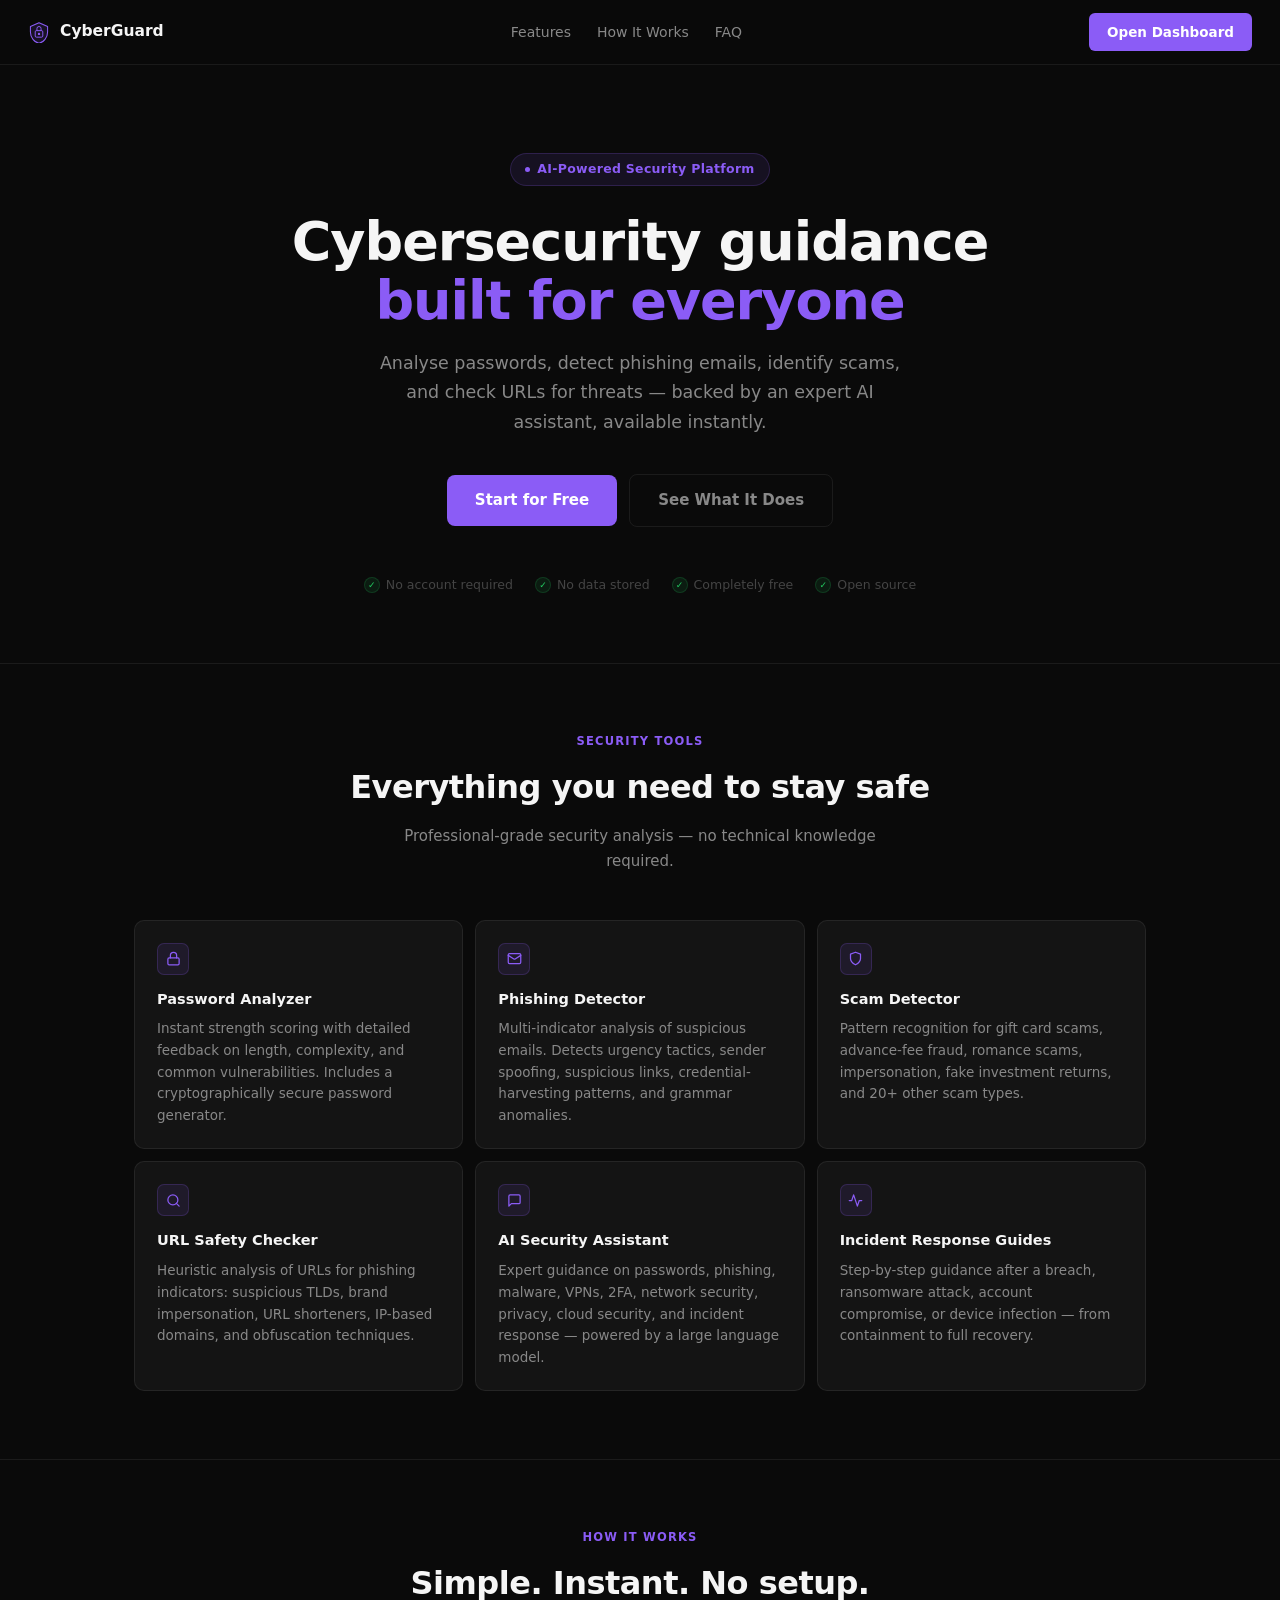
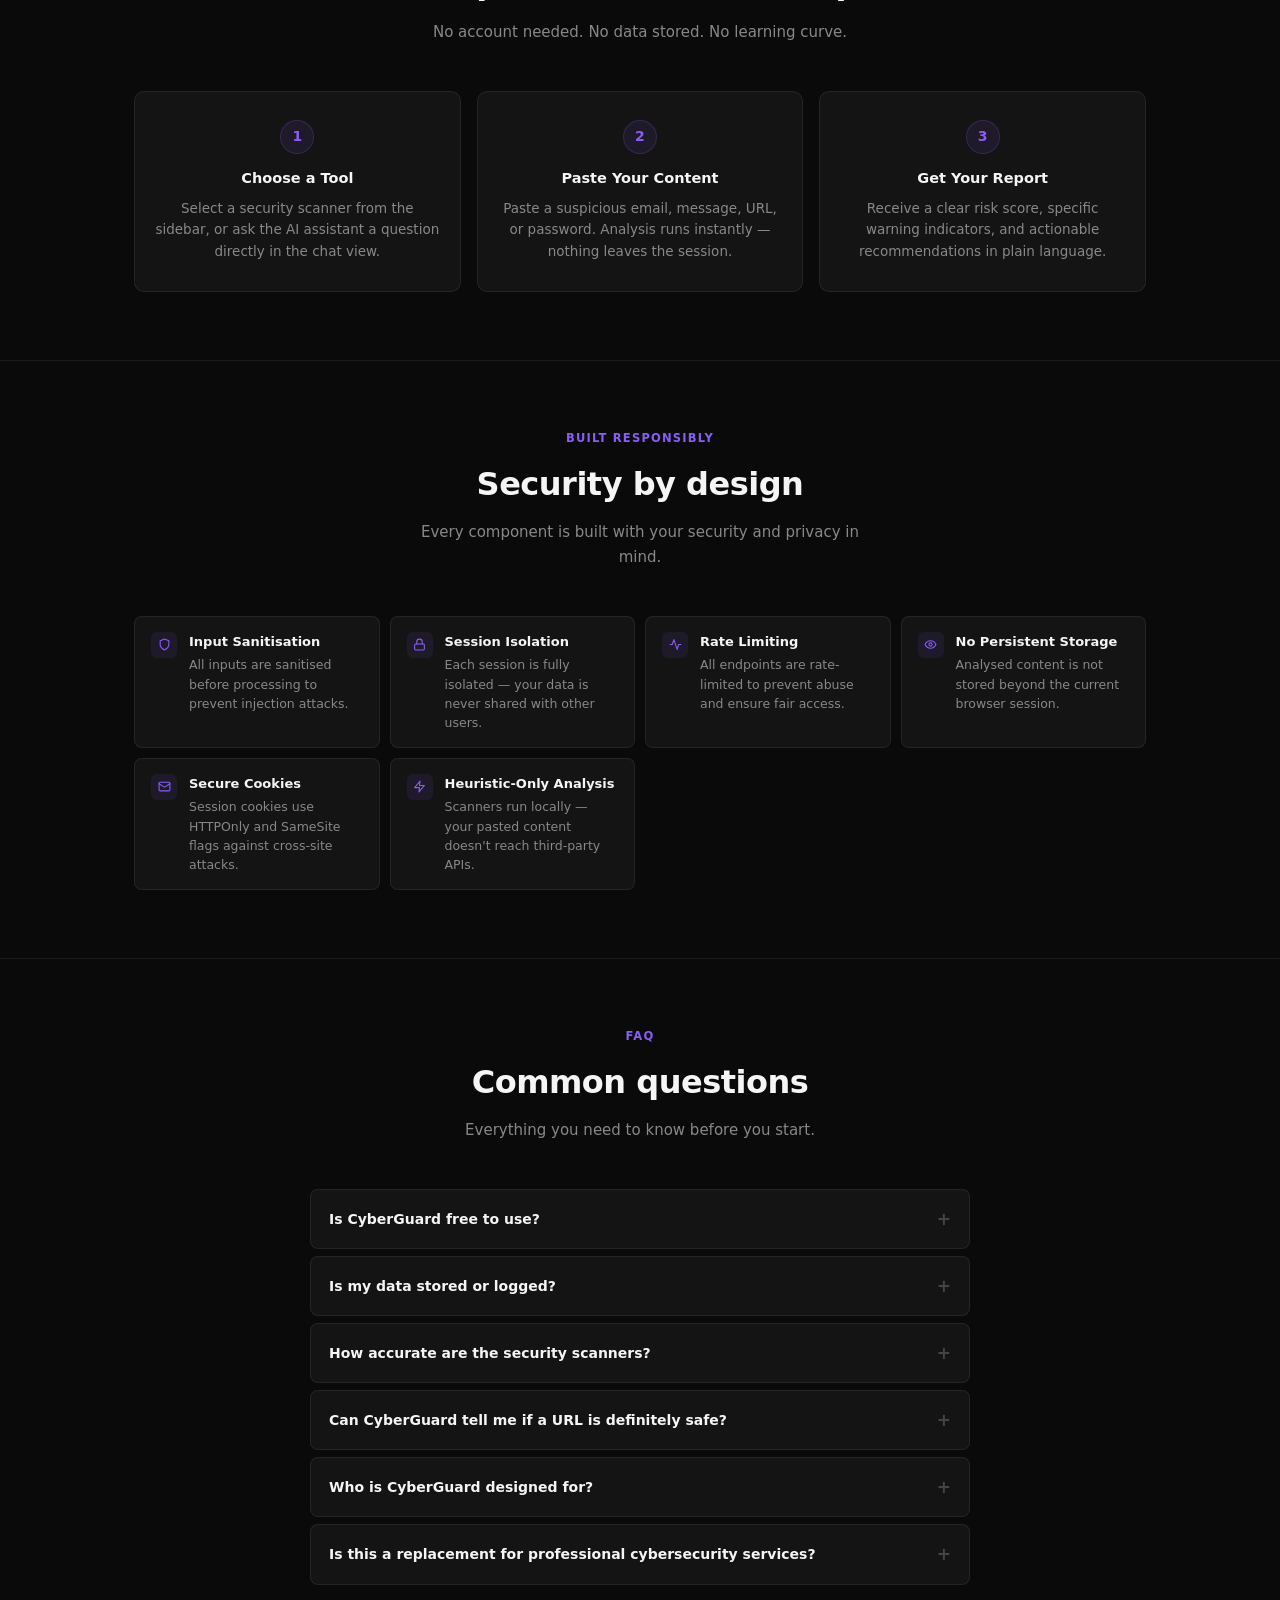
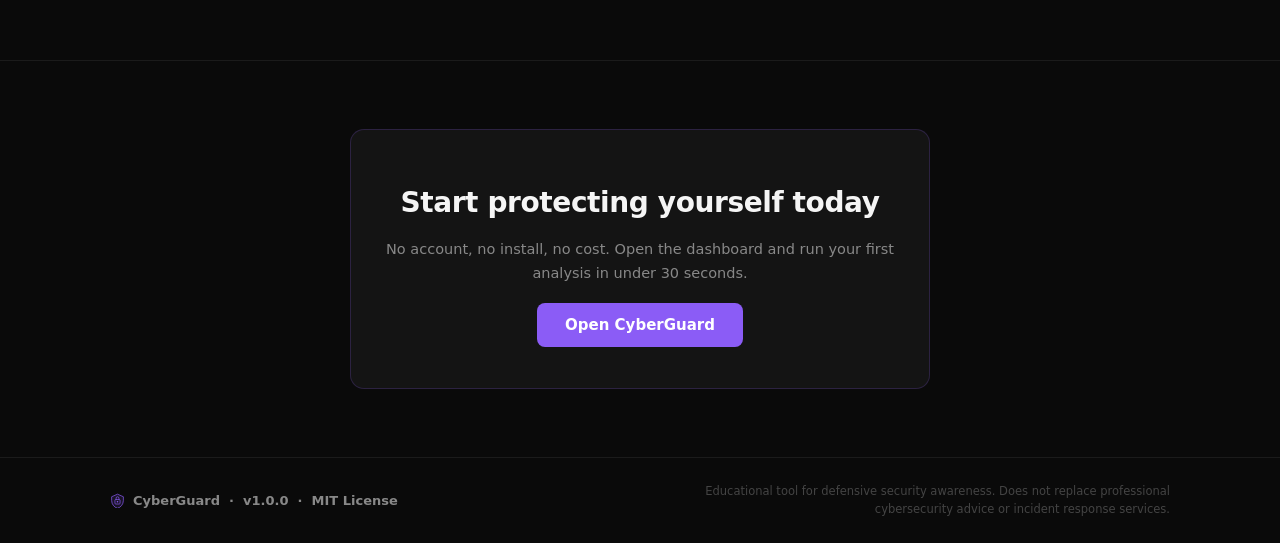
<file: templates/landing.html>
<!DOCTYPE html>
<html lang="en">
<head>
  <meta charset="UTF-8">
  <meta name="viewport" content="width=device-width, initial-scale=1.0">
  <meta name="description" content="CyberGuard — AI-powered cybersecurity assistant. Analyse passwords, detect phishing, identify scams, and check URLs for threats.">
  <meta name="theme-color" content="#0a0a0a">
  <title>CyberGuard — AI Cybersecurity Assistant</title>
  <link rel="icon" type="image/svg+xml" href="{{ url_for('static', filename='favicon.svg') }}">
  <style>
    :root {
      --bg:          #0a0a0a;
      --bg-card:     #141414;
      --accent:      #8b5cf6;
      --accent-dim:  rgba(139, 92, 246, 0.10);
      --accent-ring: rgba(139, 92, 246, 0.20);
      --text:        #f5f5f5;
      --text-2:      #888;
      --text-3:      #444;
      --border:      rgba(255, 255, 255, 0.07);
      --green:       #22c55e;
      --radius:      10px;
      --transition:  0.15s ease;
    }

    *, *::before, *::after { box-sizing: border-box; margin: 0; padding: 0; }
    html { font-size: 16px; scroll-behavior: smooth; }

    body {
      font-family: 'Segoe UI', system-ui, -apple-system, sans-serif;
      background: var(--bg);
      color: var(--text);
      line-height: 1.65;
    }

    a { color: inherit; text-decoration: none; }

    /* ── Header ─────────────────────────────────────────── */
    .lp-header {
      position: sticky;
      top: 0;
      z-index: 100;
      background: rgba(10, 10, 10, 0.92);
      backdrop-filter: blur(12px);
      -webkit-backdrop-filter: blur(12px);
      border-bottom: 1px solid var(--border);
      padding: 13px 28px;
      display: flex;
      align-items: center;
      justify-content: space-between;
    }

    .lp-brand {
      display: flex;
      align-items: center;
      gap: 10px;
      font-size: 15.5px;
      font-weight: 700;
      color: var(--text);
    }

    .lp-brand svg { color: var(--accent); flex-shrink: 0; }

    .lp-nav {
      display: flex;
      align-items: center;
      gap: 26px;
      font-size: 14px;
      color: var(--text-2);
    }

    .lp-nav a { transition: color var(--transition); }
    .lp-nav a:hover { color: var(--text); }

    .btn-header {
      background: var(--accent);
      color: #fff;
      padding: 8px 18px;
      border-radius: 6px;
      font-size: 13.5px;
      font-weight: 600;
      transition: opacity var(--transition);
    }
    .btn-header:hover { opacity: 0.85; color: #fff; }

    /* ── Container ──────────────────────────────────────── */
    .lp-wrap { max-width: 1060px; margin: 0 auto; padding: 0 24px; }

    /* ── Hero ───────────────────────────────────────────── */
    .lp-hero {
      text-align: center;
      padding: 88px 24px 68px;
    }

    .hero-badge {
      display: inline-flex;
      align-items: center;
      gap: 7px;
      background: var(--accent-dim);
      border: 1px solid var(--accent-ring);
      color: var(--accent);
      padding: 5px 14px;
      border-radius: 20px;
      font-size: 12.5px;
      font-weight: 600;
      letter-spacing: 0.3px;
      margin-bottom: 26px;
    }

    .hero-dot {
      width: 5px; height: 5px;
      border-radius: 50%;
      background: var(--accent);
      animation: dot-pulse 2.5s ease-in-out infinite;
    }

    @keyframes dot-pulse { 0%, 100% { opacity: 1; } 50% { opacity: 0.3; } }

    .hero-h1 {
      font-size: clamp(34px, 5.5vw, 54px);
      font-weight: 800;
      line-height: 1.1;
      letter-spacing: -1px;
      margin-bottom: 18px;
    }

    .hero-h1 em { color: var(--accent); font-style: normal; }

    .hero-sub {
      font-size: clamp(15px, 2vw, 17.5px);
      color: var(--text-2);
      max-width: 540px;
      margin: 0 auto 36px;
      line-height: 1.7;
    }

    .hero-btns {
      display: flex;
      align-items: center;
      justify-content: center;
      gap: 12px;
      flex-wrap: wrap;
    }

    .btn-primary {
      background: var(--accent);
      color: #fff;
      padding: 13px 28px;
      border-radius: 8px;
      font-size: 15px;
      font-weight: 700;
      transition: opacity var(--transition);
    }
    .btn-primary:hover { opacity: 0.85; color: #fff; }

    .btn-ghost {
      background: transparent;
      color: var(--text-2);
      padding: 13px 28px;
      border-radius: 8px;
      font-size: 15px;
      font-weight: 600;
      border: 1px solid var(--border);
      transition: all var(--transition);
    }
    .btn-ghost:hover { color: var(--text); border-color: rgba(255,255,255,0.15); }

    .hero-trust {
      margin-top: 48px;
      display: flex;
      align-items: center;
      justify-content: center;
      gap: 22px;
      flex-wrap: wrap;
    }

    .trust-pill {
      display: flex;
      align-items: center;
      gap: 6px;
      font-size: 12.5px;
      color: var(--text-3);
    }

    .trust-check {
      width: 16px; height: 16px;
      border-radius: 50%;
      background: rgba(34, 197, 94, 0.10);
      border: 1px solid rgba(34, 197, 94, 0.18);
      display: flex; align-items: center; justify-content: center;
      color: var(--green);
      font-size: 9px;
      flex-shrink: 0;
    }

    /* ── Sections ────────────────────────────────────────── */
    .lp-section { padding: 68px 0; border-top: 1px solid var(--border); }

    .eyebrow {
      font-size: 11.5px;
      font-weight: 700;
      text-transform: uppercase;
      letter-spacing: 1.2px;
      color: var(--accent);
      text-align: center;
      margin-bottom: 10px;
    }

    .section-h2 {
      font-size: clamp(22px, 3.5vw, 32px);
      font-weight: 700;
      text-align: center;
      letter-spacing: -0.5px;
      margin-bottom: 10px;
    }

    .section-sub {
      text-align: center;
      color: var(--text-2);
      font-size: 15px;
      max-width: 480px;
      margin: 0 auto 46px;
      line-height: 1.65;
    }

    /* ── Features grid ───────────────────────────────────── */
    .features-grid {
      display: grid;
      grid-template-columns: repeat(auto-fill, minmax(300px, 1fr));
      gap: 12px;
    }

    .feat-card {
      background: var(--bg-card);
      border: 1px solid var(--border);
      border-radius: var(--radius);
      padding: 22px 22px;
      transition: border-color var(--transition);
    }
    .feat-card:hover { border-color: rgba(139, 92, 246, 0.25); }

    .feat-icon {
      width: 32px; height: 32px;
      background: var(--accent-dim);
      border: 1px solid var(--accent-ring);
      border-radius: 7px;
      display: flex; align-items: center; justify-content: center;
      color: var(--accent);
      margin-bottom: 13px;
    }

    .feat-h3 { font-size: 14.5px; font-weight: 600; margin-bottom: 7px; }
    .feat-p  { font-size: 13.5px; color: var(--text-2); line-height: 1.6; }

    /* ── Steps ───────────────────────────────────────────── */
    .steps-grid {
      display: grid;
      grid-template-columns: repeat(3, 1fr);
      gap: 16px;
    }

    .step-card {
      text-align: center;
      padding: 28px 20px;
      background: var(--bg-card);
      border: 1px solid var(--border);
      border-radius: var(--radius);
    }

    .step-num {
      width: 34px; height: 34px;
      border-radius: 50%;
      background: var(--accent-dim);
      border: 1px solid var(--accent-ring);
      color: var(--accent);
      font-size: 14px;
      font-weight: 700;
      display: flex; align-items: center; justify-content: center;
      margin: 0 auto 13px;
    }

    .step-h3 { font-size: 14.5px; font-weight: 600; margin-bottom: 7px; }
    .step-p  { font-size: 13.5px; color: var(--text-2); line-height: 1.6; }

    /* ── Principles ──────────────────────────────────────── */
    .principles-grid {
      display: grid;
      grid-template-columns: repeat(auto-fill, minmax(240px, 1fr));
      gap: 10px;
    }

    .principle {
      display: flex;
      align-items: flex-start;
      gap: 12px;
      background: var(--bg-card);
      border: 1px solid var(--border);
      border-radius: 8px;
      padding: 14px 16px;
    }

    .principle-icon {
      width: 26px; height: 26px;
      flex-shrink: 0;
      background: var(--accent-dim);
      border-radius: 6px;
      display: flex; align-items: center; justify-content: center;
      color: var(--accent);
      margin-top: 1px;
    }

    .principle-h4 { font-size: 13px; font-weight: 600; margin-bottom: 3px; }
    .principle-p  { font-size: 12.5px; color: var(--text-2); line-height: 1.55; }

    /* ── FAQ ─────────────────────────────────────────────── */
    .faq-list { max-width: 660px; margin: 0 auto; }

    details {
      border: 1px solid var(--border);
      border-radius: 8px;
      margin-bottom: 7px;
      background: var(--bg-card);
      overflow: hidden;
    }

    summary {
      padding: 15px 18px;
      font-size: 14px;
      font-weight: 600;
      cursor: pointer;
      list-style: none;
      display: flex;
      justify-content: space-between;
      align-items: center;
      user-select: none;
      transition: color var(--transition);
    }
    summary::-webkit-details-marker { display: none; }
    summary::after { content: '+'; font-size: 17px; color: var(--text-3); flex-shrink: 0; margin-left: 12px; }
    details[open] summary::after { content: '−'; }
    details[open] summary { color: var(--accent); }

    .faq-body {
      padding: 13px 18px 15px;
      font-size: 13.5px;
      color: var(--text-2);
      line-height: 1.7;
      border-top: 1px solid var(--border);
    }

    /* ── CTA ─────────────────────────────────────────────── */
    .cta-section { padding: 68px 0; border-top: 1px solid var(--border); text-align: center; }

    .cta-box {
      background: var(--bg-card);
      border: 1px solid var(--accent-ring);
      border-radius: 14px;
      padding: 50px 32px;
      max-width: 580px;
      margin: 0 auto;
    }

    .cta-h2 {
      font-size: clamp(20px, 3vw, 28px);
      font-weight: 700;
      letter-spacing: -0.4px;
      margin-bottom: 12px;
    }

    .cta-p {
      font-size: 14.5px;
      color: var(--text-2);
      margin-bottom: 26px;
      line-height: 1.65;
    }

    /* ── Footer ──────────────────────────────────────────── */
    .lp-footer { border-top: 1px solid var(--border); padding: 24px 28px; }

    .footer-inner {
      max-width: 1060px;
      margin: 0 auto;
      display: flex;
      align-items: center;
      justify-content: space-between;
      flex-wrap: wrap;
      gap: 12px;
    }

    .footer-brand {
      display: flex;
      align-items: center;
      gap: 8px;
      font-size: 13px;
      font-weight: 600;
      color: var(--text-2);
    }

    .footer-brand svg { color: var(--accent); }

    .footer-note {
      font-size: 11.5px;
      color: var(--text-3);
      max-width: 520px;
      line-height: 1.6;
      text-align: right;
    }

    /* ── Responsive ──────────────────────────────────────── */
    @media (max-width: 720px) {
      .lp-nav { display: none; }
      .steps-grid { grid-template-columns: 1fr; }
      .footer-note { text-align: left; }
    }
  </style>
</head>
<body>

<!-- SVG sprite (landing-only, inline) -->
<svg style="display:none" aria-hidden="true">
  <defs>
    <symbol id="lp-cg" viewBox="0 0 32 32" fill="none">
      <path d="M16 2.5L3.5 8v8c0 8.3 5.8 14.8 12.5 16.5C22.7 30.8 28.5 24.3 28.5 16V8L16 2.5z" fill="rgba(139,92,246,0.12)" stroke="currentColor" stroke-width="1.5" stroke-linejoin="round"/>
      <rect x="10.5" y="14" width="11" height="9.5" rx="1.75" stroke="currentColor" stroke-width="1.4"/>
      <path d="M13 14v-3a3 3 0 0 1 6 0v3" stroke="currentColor" stroke-width="1.4" stroke-linecap="round"/>
      <circle cx="16" cy="18.75" r="1.75" fill="currentColor"/>
    </symbol>
  </defs>
</svg>

<!-- ── Header ───────────────────────────────────────────────── -->
<header class="lp-header">
  <div class="lp-brand">
    <svg style="width:22px;height:22px" viewBox="0 0 32 32" aria-hidden="true"><use href="#lp-cg"></use></svg>
    CyberGuard
  </div>
  <nav class="lp-nav">
    <a href="#features">Features</a>
    <a href="#how-it-works">How It Works</a>
    <a href="#faq">FAQ</a>
  </nav>
  <a href="/dashboard" class="btn-header">Open Dashboard</a>
</header>

<!-- ── Hero ─────────────────────────────────────────────────── -->
<section class="lp-hero">
  <div class="lp-wrap">
    <div class="hero-badge">
      <span class="hero-dot"></span>
      AI-Powered Security Platform
    </div>
    <h1 class="hero-h1">
      Cybersecurity guidance<br>
      <em>built for everyone</em>
    </h1>
    <p class="hero-sub">
      Analyse passwords, detect phishing emails, identify scams, and check URLs for threats — backed by an expert AI assistant, available instantly.
    </p>
    <div class="hero-btns">
      <a href="/dashboard" class="btn-primary">Start for Free</a>
      <a href="#features" class="btn-ghost">See What It Does</a>
    </div>
    <div class="hero-trust">
      <div class="trust-pill"><div class="trust-check">&#10003;</div> No account required</div>
      <div class="trust-pill"><div class="trust-check">&#10003;</div> No data stored</div>
      <div class="trust-pill"><div class="trust-check">&#10003;</div> Completely free</div>
      <div class="trust-pill"><div class="trust-check">&#10003;</div> Open source</div>
    </div>
  </div>
</section>

<!-- ── Features ─────────────────────────────────────────────── -->
<section id="features" class="lp-section">
  <div class="lp-wrap">
    <div class="eyebrow">Security Tools</div>
    <h2 class="section-h2">Everything you need to stay safe</h2>
    <p class="section-sub">Professional-grade security analysis — no technical knowledge required.</p>
    <div class="features-grid">

      <div class="feat-card">
        <div class="feat-icon">
          <svg width="15" height="15" viewBox="0 0 24 24" fill="none" stroke="currentColor" stroke-width="2" stroke-linecap="round" stroke-linejoin="round" aria-hidden="true"><rect width="18" height="11" x="3" y="11" rx="2"/><path d="M7 11V7a5 5 0 0 1 10 0v4"/></svg>
        </div>
        <h3 class="feat-h3">Password Analyzer</h3>
        <p class="feat-p">Instant strength scoring with detailed feedback on length, complexity, and common vulnerabilities. Includes a cryptographically secure password generator.</p>
      </div>

      <div class="feat-card">
        <div class="feat-icon">
          <svg width="15" height="15" viewBox="0 0 24 24" fill="none" stroke="currentColor" stroke-width="2" stroke-linecap="round" stroke-linejoin="round" aria-hidden="true"><rect width="20" height="16" x="2" y="4" rx="2"/><path d="m22 7-8.97 5.7a1.94 1.94 0 0 1-2.06 0L2 7"/></svg>
        </div>
        <h3 class="feat-h3">Phishing Detector</h3>
        <p class="feat-p">Multi-indicator analysis of suspicious emails. Detects urgency tactics, sender spoofing, suspicious links, credential-harvesting patterns, and grammar anomalies.</p>
      </div>

      <div class="feat-card">
        <div class="feat-icon">
          <svg width="15" height="15" viewBox="0 0 24 24" fill="none" stroke="currentColor" stroke-width="2" stroke-linecap="round" stroke-linejoin="round" aria-hidden="true"><path d="M12 22s8-4 8-10V5l-8-3-8 3v7c0 6 8 10 8 10z"/></svg>
        </div>
        <h3 class="feat-h3">Scam Detector</h3>
        <p class="feat-p">Pattern recognition for gift card scams, advance-fee fraud, romance scams, impersonation, fake investment returns, and 20+ other scam types.</p>
      </div>

      <div class="feat-card">
        <div class="feat-icon">
          <svg width="15" height="15" viewBox="0 0 24 24" fill="none" stroke="currentColor" stroke-width="2" stroke-linecap="round" stroke-linejoin="round" aria-hidden="true"><circle cx="11" cy="11" r="8"/><path d="m21 21-4.35-4.35"/></svg>
        </div>
        <h3 class="feat-h3">URL Safety Checker</h3>
        <p class="feat-p">Heuristic analysis of URLs for phishing indicators: suspicious TLDs, brand impersonation, URL shorteners, IP-based domains, and obfuscation techniques.</p>
      </div>

      <div class="feat-card">
        <div class="feat-icon">
          <svg width="15" height="15" viewBox="0 0 24 24" fill="none" stroke="currentColor" stroke-width="2" stroke-linecap="round" stroke-linejoin="round" aria-hidden="true"><path d="M21 15a2 2 0 0 1-2 2H7l-4 4V5a2 2 0 0 1 2-2h14a2 2 0 0 1 2 2z"/></svg>
        </div>
        <h3 class="feat-h3">AI Security Assistant</h3>
        <p class="feat-p">Expert guidance on passwords, phishing, malware, VPNs, 2FA, network security, privacy, cloud security, and incident response — powered by a large language model.</p>
      </div>

      <div class="feat-card">
        <div class="feat-icon">
          <svg width="15" height="15" viewBox="0 0 24 24" fill="none" stroke="currentColor" stroke-width="2" stroke-linecap="round" stroke-linejoin="round" aria-hidden="true"><polyline points="22 12 18 12 15 21 9 3 6 12 2 12"/></svg>
        </div>
        <h3 class="feat-h3">Incident Response Guides</h3>
        <p class="feat-p">Step-by-step guidance after a breach, ransomware attack, account compromise, or device infection — from containment to full recovery.</p>
      </div>

    </div>
  </div>
</section>

<!-- ── How It Works ──────────────────────────────────────────── -->
<section id="how-it-works" class="lp-section">
  <div class="lp-wrap">
    <div class="eyebrow">How It Works</div>
    <h2 class="section-h2">Simple. Instant. No setup.</h2>
    <p class="section-sub">No account needed. No data stored. No learning curve.</p>
    <div class="steps-grid">
      <div class="step-card">
        <div class="step-num">1</div>
        <h3 class="step-h3">Choose a Tool</h3>
        <p class="step-p">Select a security scanner from the sidebar, or ask the AI assistant a question directly in the chat view.</p>
      </div>
      <div class="step-card">
        <div class="step-num">2</div>
        <h3 class="step-h3">Paste Your Content</h3>
        <p class="step-p">Paste a suspicious email, message, URL, or password. Analysis runs instantly — nothing leaves the session.</p>
      </div>
      <div class="step-card">
        <div class="step-num">3</div>
        <h3 class="step-h3">Get Your Report</h3>
        <p class="step-p">Receive a clear risk score, specific warning indicators, and actionable recommendations in plain language.</p>
      </div>
    </div>
  </div>
</section>

<!-- ── Security Principles ────────────────────────────────────── -->
<section class="lp-section">
  <div class="lp-wrap">
    <div class="eyebrow">Built Responsibly</div>
    <h2 class="section-h2">Security by design</h2>
    <p class="section-sub">Every component is built with your security and privacy in mind.</p>
    <div class="principles-grid">

      <div class="principle">
        <div class="principle-icon"><svg width="13" height="13" viewBox="0 0 24 24" fill="none" stroke="currentColor" stroke-width="2" stroke-linecap="round" stroke-linejoin="round" aria-hidden="true"><path d="M12 22s8-4 8-10V5l-8-3-8 3v7c0 6 8 10 8 10z"/></svg></div>
        <div>
          <div class="principle-h4">Input Sanitisation</div>
          <div class="principle-p">All inputs are sanitised before processing to prevent injection attacks.</div>
        </div>
      </div>

      <div class="principle">
        <div class="principle-icon"><svg width="13" height="13" viewBox="0 0 24 24" fill="none" stroke="currentColor" stroke-width="2" stroke-linecap="round" stroke-linejoin="round" aria-hidden="true"><rect width="18" height="11" x="3" y="11" rx="2"/><path d="M7 11V7a5 5 0 0 1 10 0v4"/></svg></div>
        <div>
          <div class="principle-h4">Session Isolation</div>
          <div class="principle-p">Each session is fully isolated — your data is never shared with other users.</div>
        </div>
      </div>

      <div class="principle">
        <div class="principle-icon"><svg width="13" height="13" viewBox="0 0 24 24" fill="none" stroke="currentColor" stroke-width="2" stroke-linecap="round" stroke-linejoin="round" aria-hidden="true"><polyline points="22 12 18 12 15 21 9 3 6 12 2 12"/></svg></div>
        <div>
          <div class="principle-h4">Rate Limiting</div>
          <div class="principle-p">All endpoints are rate-limited to prevent abuse and ensure fair access.</div>
        </div>
      </div>

      <div class="principle">
        <div class="principle-icon"><svg width="13" height="13" viewBox="0 0 24 24" fill="none" stroke="currentColor" stroke-width="2" stroke-linecap="round" stroke-linejoin="round" aria-hidden="true"><path d="M2 12s3-7 10-7 10 7 10 7-3 7-10 7-10-7-10-7Z"/><circle cx="12" cy="12" r="3"/></svg></div>
        <div>
          <div class="principle-h4">No Persistent Storage</div>
          <div class="principle-p">Analysed content is not stored beyond the current browser session.</div>
        </div>
      </div>

      <div class="principle">
        <div class="principle-icon"><svg width="13" height="13" viewBox="0 0 24 24" fill="none" stroke="currentColor" stroke-width="2" stroke-linecap="round" stroke-linejoin="round" aria-hidden="true"><rect width="20" height="16" x="2" y="4" rx="2"/><path d="m22 7-8.97 5.7a1.94 1.94 0 0 1-2.06 0L2 7"/></svg></div>
        <div>
          <div class="principle-h4">Secure Cookies</div>
          <div class="principle-p">Session cookies use HTTPOnly and SameSite flags against cross-site attacks.</div>
        </div>
      </div>

      <div class="principle">
        <div class="principle-icon"><svg width="13" height="13" viewBox="0 0 24 24" fill="none" stroke="currentColor" stroke-width="2" stroke-linecap="round" stroke-linejoin="round" aria-hidden="true"><polygon points="13 2 3 14 12 14 11 22 21 10 12 10 13 2"/></svg></div>
        <div>
          <div class="principle-h4">Heuristic-Only Analysis</div>
          <div class="principle-p">Scanners run locally — your pasted content doesn't reach third-party APIs.</div>
        </div>
      </div>

    </div>
  </div>
</section>

<!-- ── FAQ ───────────────────────────────────────────────────── -->
<section id="faq" class="lp-section">
  <div class="lp-wrap">
    <div class="eyebrow">FAQ</div>
    <h2 class="section-h2">Common questions</h2>
    <p class="section-sub">Everything you need to know before you start.</p>
    <div class="faq-list">

      <details>
        <summary>Is CyberGuard free to use?</summary>
        <div class="faq-body">Yes, completely free. The password analyzer, phishing detector, scam detector, and URL checker all run with no cost or account. The AI assistant requires a Groq or OpenAI API key to function.</div>
      </details>

      <details>
        <summary>Is my data stored or logged?</summary>
        <div class="faq-body">Content you analyse (emails, messages, URLs, passwords) is processed in memory and not persisted. Only anonymous tool usage counts are logged. Conversation history exists only in your browser session and clears when you close the tab.</div>
      </details>

      <details>
        <summary>How accurate are the security scanners?</summary>
        <div class="faq-body">The scanners use heuristic pattern matching — designed for educational awareness and first-pass triage, not as definitive security verdicts. They detect common red flags but cannot catch every sophisticated attack. Always exercise independent judgment and consult a professional for serious incidents.</div>
      </details>

      <details>
        <summary>Can CyberGuard tell me if a URL is definitely safe?</summary>
        <div class="faq-body">No tool can guarantee a URL is completely safe. The URL checker analyses structural indicators (suspicious TLDs, brand impersonation, URL shorteners, IP domains) but does not access the live URL or query real-time threat databases. Think of it as a pre-click sanity check.</div>
      </details>

      <details>
        <summary>Who is CyberGuard designed for?</summary>
        <div class="faq-body">CyberGuard is built for everyone — from individuals verifying a suspicious email, to security-aware professionals wanting a quick first-pass analysis. It provides beginner-friendly explanations while offering the depth experienced users expect.</div>
      </details>

      <details>
        <summary>Is this a replacement for professional cybersecurity services?</summary>
        <div class="faq-body">No. CyberGuard is an educational guidance tool. For active security incidents, data breaches affecting your organisation, or compliance matters, contact a qualified cybersecurity professional or your organisation's security team.</div>
      </details>

    </div>
  </div>
</section>

<!-- ── CTA ───────────────────────────────────────────────────── -->
<section class="cta-section">
  <div class="lp-wrap">
    <div class="cta-box">
      <h2 class="cta-h2">Start protecting yourself today</h2>
      <p class="cta-p">No account, no install, no cost. Open the dashboard and run your first analysis in under 30 seconds.</p>
      <a href="/dashboard" class="btn-primary">Open CyberGuard</a>
    </div>
  </div>
</section>

<!-- ── Footer ────────────────────────────────────────────────── -->
<footer class="lp-footer">
  <div class="footer-inner">
    <div class="footer-brand">
      <svg style="width:15px;height:15px" viewBox="0 0 32 32" aria-hidden="true"><use href="#lp-cg"></use></svg>
      CyberGuard &nbsp;·&nbsp; v1.0.0 &nbsp;·&nbsp; MIT License
    </div>
    <div class="footer-note">
      Educational tool for defensive security awareness. Does not replace professional cybersecurity advice or incident response services.
    </div>
  </div>
</footer>

</body>
</html>
</file>
